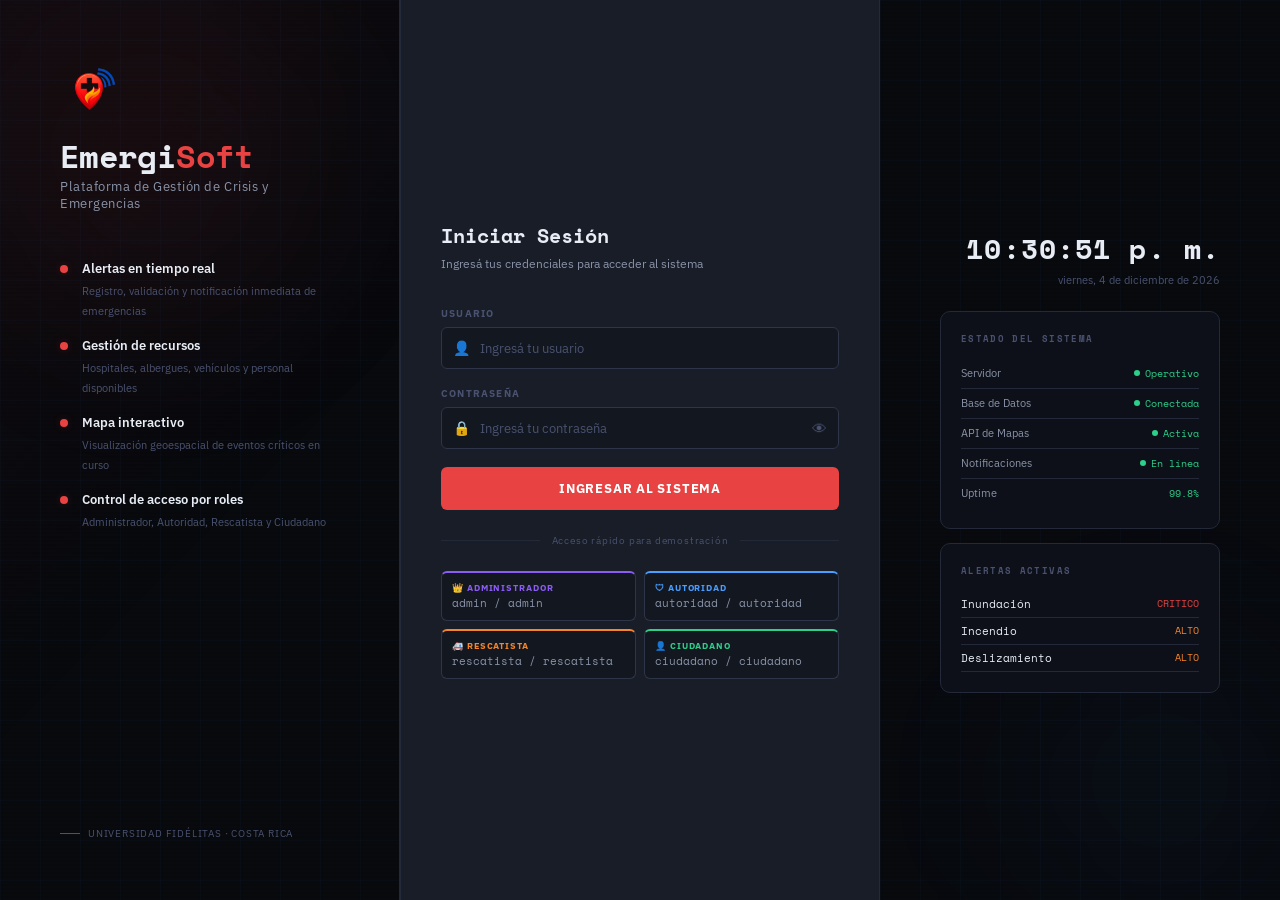
<file: login.html>
﻿<!DOCTYPE html>
<html lang="es">
<head>
  <meta charset="UTF-8"/>
  <meta name="viewport" content="width=device-width, initial-scale=1.0"/>
  <title>EmergiSoft — Iniciar Sesión</title>
  <link rel="icon" type="image/x-icon" href="img/favicon.ico"/>
  <link rel="icon" type="image/png" sizes="16x16" href="img/favicon-16x16.png"/>
  <link rel="icon" type="image/png" sizes="32x32" href="img/favicon-32x32.png"/>
  <link rel="apple-touch-icon" sizes="180x180" href="img/apple-touch-icon.png"/>
  <link href="https://fonts.googleapis.com/css2?family=Space+Mono:wght@400;700&family=IBM+Plex+Sans:wght@300;400;500;600;700&display=swap" rel="stylesheet"/>
  <style>
    *, *::before, *::after { box-sizing: border-box; margin: 0; padding: 0; }

    :root {
      --bg: #080a0e;
      --bg2: #0d1018;
      --bg3: #131720;
      --card: #181d28;
      --border: #232938;
      --border2: #2e3548;
      --text: #e8ecf4;
      --text2: #8a93a8;
      --muted: #4a5270;
      --red: #e84242;
      --red-glow: rgba(232,66,66,0.18);
      --green: #2dd08a;
      --blue: #4a9eff;
    }

    html, body {
      height: 100%;
      font-family: 'IBM Plex Sans', sans-serif;
      background: var(--bg);
      color: var(--text);
      overflow: hidden;
    }

    /* ── GRID BACKGROUND ── */
    .bg-grid {
      position: fixed; inset: 0; z-index: 0;
      background-image:
        linear-gradient(rgba(74,158,255,0.03) 1px, transparent 1px),
        linear-gradient(90deg, rgba(74,158,255,0.03) 1px, transparent 1px);
      background-size: 40px 40px;
    }

    /* ── GLOW ORBS ── */
    .orb {
      position: fixed; border-radius: 50%;
      filter: blur(80px); pointer-events: none; z-index: 0;
    }
    .orb-1 {
      width: 500px; height: 500px;
      background: radial-gradient(circle, rgba(232,66,66,0.08) 0%, transparent 70%);
      top: -100px; left: -100px;
      animation: orbFloat 8s ease-in-out infinite;
    }
    .orb-2 {
      width: 400px; height: 400px;
      background: radial-gradient(circle, rgba(74,158,255,0.06) 0%, transparent 70%);
      bottom: -80px; right: -80px;
      animation: orbFloat 10s ease-in-out infinite reverse;
    }

    @keyframes orbFloat {
      0%, 100% { transform: translate(0,0); }
      50% { transform: translate(20px, 20px); }
    }

    /* ── SCAN LINE ── */
    .scanline {
      position: fixed; inset: 0; z-index: 1; pointer-events: none;
      background: repeating-linear-gradient(
        0deg,
        transparent,
        transparent 2px,
        rgba(0,0,0,0.03) 2px,
        rgba(0,0,0,0.03) 4px
      );
    }

    /* ── LAYOUT ── */
    .page {
      position: relative; z-index: 2;
      height: 100vh;
      display: grid;
      grid-template-columns: 1fr 480px 1fr;
      grid-template-rows: 1fr;
      align-items: center;
    }

    /* ── LEFT PANEL ── */
    .left-panel {
      grid-column: 1;
      padding: 60px;
      display: flex; flex-direction: column; justify-content: center;
      height: 100%;
      border-right: 1px solid var(--border);
      background: linear-gradient(135deg, rgba(232,66,66,0.04) 0%, transparent 60%);
    }

    .brand-icon {
      width: 56px; height: 56px;
      border-radius: 12px;
      display: flex; align-items: center; justify-content: center;
      margin-bottom: 24px;
      overflow: hidden;
      animation: iconPulse 3s ease-in-out infinite;
    }
    .brand-icon img {
      width: 100%; height: 100%;
      object-fit: contain;
      display: block;
    }

    @keyframes iconPulse {
      0%, 100% { box-shadow: 0 0 20px var(--red-glow); }
      50% { box-shadow: 0 0 40px rgba(232,66,66,0.3); }
    }

    .brand-name {
      font-family: 'Space Mono', monospace;
      font-size: 32px; font-weight: 700;
      color: var(--text);
      letter-spacing: -0.02em;
      line-height: 1;
      margin-bottom: 6px;
    }

    .brand-name span { color: var(--red); }

    .brand-tagline {
      font-size: 13px; color: var(--text2);
      margin-bottom: 48px;
      letter-spacing: 0.04em;
    }

    .feature-list { display: flex; flex-direction: column; gap: 18px; }

    .feature-item {
      display: flex; align-items: flex-start; gap: 14px;
      animation: fadeSlideUp 0.6s ease both;
    }

    .feature-item:nth-child(1) { animation-delay: 0.1s; }
    .feature-item:nth-child(2) { animation-delay: 0.2s; }
    .feature-item:nth-child(3) { animation-delay: 0.3s; }
    .feature-item:nth-child(4) { animation-delay: 0.4s; }

    @keyframes fadeSlideUp {
      from { opacity: 0; transform: translateY(12px); }
      to { opacity: 1; transform: translateY(0); }
    }

    .feature-dot {
      width: 8px; height: 8px; border-radius: 50%;
      background: var(--red); flex-shrink: 0;
      margin-top: 5px;
      box-shadow: 0 0 8px var(--red-glow);
    }

    .feature-text strong {
      display: block; font-size: 13px; font-weight: 600;
      color: var(--text); margin-bottom: 2px;
    }

    .feature-text span {
      font-size: 11px; color: var(--muted);
    }

    .bottom-badge {
      margin-top: auto; padding-top: 40px;
      display: flex; align-items: center; gap: 8px;
      font-size: 10px; color: var(--muted);
      letter-spacing: 0.08em; text-transform: uppercase;
    }

    .bottom-badge::before {
      content: '';
      width: 20px; height: 1px;
      background: var(--muted);
    }

    /* ── LOGIN CARD ── */
    .login-panel {
      grid-column: 2;
      padding: 48px 40px;
      background: var(--card);
      border-left: 1px solid var(--border);
      border-right: 1px solid var(--border);
      height: 100vh;
      display: flex; flex-direction: column; justify-content: center;
      animation: fadeIn 0.5s ease;
    }

    @keyframes fadeIn {
      from { opacity: 0; transform: translateY(10px); }
      to { opacity: 1; transform: translateY(0); }
    }

    .login-header { margin-bottom: 36px; }

    .login-title {
      font-family: 'Space Mono', monospace;
      font-size: 20px; font-weight: 700;
      color: var(--text);
      margin-bottom: 6px;
    }

    .login-subtitle {
      font-size: 12px; color: var(--text2);
    }

    .form-group { margin-bottom: 18px; }

    .form-label {
      display: block;
      font-size: 10px; font-weight: 700;
      color: var(--muted);
      letter-spacing: 0.12em; text-transform: uppercase;
      margin-bottom: 7px;
    }

    .input-wrap { position: relative; }

    .input-icon {
      position: absolute; left: 12px; top: 50%;
      transform: translateY(-50%);
      font-size: 14px; pointer-events: none;
      color: var(--muted);
    }

    .form-input {
      width: 100%;
      background: var(--bg3);
      border: 1px solid var(--border2);
      border-radius: 6px;
      padding: 11px 12px 11px 38px;
      color: var(--text);
      font-size: 14px;
      font-family: 'IBM Plex Sans', sans-serif;
      outline: none;
      transition: border-color 0.15s, box-shadow 0.15s;
    }

    .form-input:focus {
      border-color: var(--red);
      box-shadow: 0 0 0 3px rgba(232,66,66,0.12);
    }

    .form-input::placeholder { color: var(--muted); font-size: 13px; }

    .pass-toggle {
      position: absolute; right: 12px; top: 50%;
      transform: translateY(-50%);
      background: none; border: none; cursor: pointer;
      color: var(--muted); font-size: 15px; padding: 0;
    }
    .pass-toggle:hover { color: var(--text2); }

    /* Error */
    .error-msg {
      display: none;
      background: rgba(232,66,66,0.1);
      border: 1px solid rgba(232,66,66,0.3);
      border-radius: 6px;
      padding: 10px 14px;
      font-size: 12px; color: var(--red);
      margin-bottom: 16px;
      align-items: center; gap: 8px;
    }
    .error-msg.show { display: flex; }

    /* Submit btn */
    .btn-login {
      width: 100%;
      padding: 13px;
      background: var(--red);
      border: none; border-radius: 6px;
      color: #fff;
      font-size: 13px; font-weight: 700;
      font-family: 'IBM Plex Sans', sans-serif;
      cursor: pointer;
      letter-spacing: 0.06em; text-transform: uppercase;
      transition: all 0.15s;
      position: relative; overflow: hidden;
    }

    .btn-login:hover {
      background: #d03535;
      box-shadow: 0 0 20px rgba(232,66,66,0.35);
    }

    .btn-login:active { transform: scale(0.99); }

    .btn-login.loading { pointer-events: none; opacity: 0.7; }

    /* Divider */
    .divider {
      display: flex; align-items: center; gap: 12px;
      margin: 24px 0;
    }
    .divider::before, .divider::after {
      content: ''; flex: 1; height: 1px; background: var(--border);
    }
    .divider span { font-size: 10px; color: var(--muted); letter-spacing: 0.08em; white-space: nowrap; }

    /* Quick access */
    .quick-access {
      display: grid; grid-template-columns: 1fr 1fr; gap: 8px;
    }

    .quick-btn {
      padding: 9px 10px;
      background: var(--bg3);
      border: 1px solid var(--border2);
      border-radius: 6px;
      cursor: pointer;
      transition: all 0.15s;
      text-align: left;
      font-family: 'IBM Plex Sans', sans-serif;
    }

    .quick-btn:hover {
      border-color: var(--border2);
      background: rgba(255,255,255,0.04);
      transform: translateY(-1px);
    }

    .quick-btn .q-role {
      font-size: 9px; font-weight: 700;
      letter-spacing: 0.1em; text-transform: uppercase;
      margin-bottom: 2px;
    }

    .quick-btn .q-user {
      font-size: 11px; color: var(--text2);
      font-family: 'Space Mono', monospace;
    }

    /* Right panel */
    .right-panel {
      grid-column: 3;
      padding: 60px;
      display: flex; flex-direction: column;
      height: 100%;
      justify-content: center;
      align-items: flex-end;
    }

    .status-board {
      background: var(--bg2);
      border: 1px solid var(--border);
      border-radius: 10px;
      padding: 20px;
      width: 100%; max-width: 280px;
    }

    .status-board-title {
      font-family: 'Space Mono', monospace;
      font-size: 9px; font-weight: 700;
      color: var(--muted);
      letter-spacing: 0.15em; text-transform: uppercase;
      margin-bottom: 14px;
    }

    .status-row {
      display: flex; justify-content: space-between; align-items: center;
      padding: 7px 0;
      border-bottom: 1px solid var(--border);
      font-size: 11px;
    }
    .status-row:last-child { border-bottom: none; }
    .status-row .s-label { color: var(--text2); }
    .status-row .s-val {
      display: flex; align-items: center; gap: 5px;
      color: var(--green); font-family: 'Space Mono', monospace; font-size: 10px;
    }
    .s-dot { width: 6px; height: 6px; border-radius: 50%; background: var(--green); }

    .system-time {
      font-family: 'Space Mono', monospace;
      font-size: 28px; font-weight: 700;
      color: var(--text);
      margin-top: 20px;
      letter-spacing: 0.04em;
    }

    .system-date {
      font-size: 11px; color: var(--muted);
      margin-top: 4px;
    }

    /* Responsive */
    @media (max-width: 1100px) {
      .page { grid-template-columns: 1fr 440px; }
      .left-panel { display: none; }
      .login-panel { grid-column: 1; }
      .right-panel { display: none; }
    }

    @media (max-width: 600px) {
      .page { grid-template-columns: 1fr; }
      .login-panel { padding: 32px 24px; }
    }
  </style>
</head>
<body>

<div class="bg-grid"></div>
<div class="orb orb-1"></div>
<div class="orb orb-2"></div>
<div class="scanline"></div>

<div class="page">

  <!-- ─── PANEL IZQUIERDO ─── -->
  <div class="left-panel">
    <div class="brand-icon"><img src="img/android-chrome-192x192.png" alt="EmergiSoft"/></div>
    <div class="brand-name">Emergi<span>Soft</span></div>
    <div class="brand-tagline">Plataforma de Gestión de Crisis y Emergencias</div>

    <div class="feature-list">
      <div class="feature-item">
        <div class="feature-dot"></div>
        <div class="feature-text">
          <strong>Alertas en tiempo real</strong>
          <span>Registro, validación y notificación inmediata de emergencias</span>
        </div>
      </div>
      <div class="feature-item">
        <div class="feature-dot"></div>
        <div class="feature-text">
          <strong>Gestión de recursos</strong>
          <span>Hospitales, albergues, vehículos y personal disponibles</span>
        </div>
      </div>
      <div class="feature-item">
        <div class="feature-dot"></div>
        <div class="feature-text">
          <strong>Mapa interactivo</strong>
          <span>Visualización geoespacial de eventos críticos en curso</span>
        </div>
      </div>
      <div class="feature-item">
        <div class="feature-dot"></div>
        <div class="feature-text">
          <strong>Control de acceso por roles</strong>
          <span>Administrador, Autoridad, Rescatista y Ciudadano</span>
        </div>
      </div>
    </div>

    <div class="bottom-badge">Universidad Fidélitas · Costa Rica</div>
  </div>

  <!-- ─── PANEL LOGIN ─── -->
  <div class="login-panel">
    <div class="login-header">
      <div class="login-title">Iniciar Sesión</div>
      <div class="login-subtitle">Ingresá tus credenciales para acceder al sistema</div>
    </div>

    <div class="error-msg" id="errorMsg">
      <span>⚠</span>
      <span id="errorText">Usuario o contraseña incorrectos.</span>
    </div>

    <div class="form-group">
      <label class="form-label">Usuario</label>
      <div class="input-wrap">
        <span class="input-icon">👤</span>
        <input type="text" class="form-input" id="inputUsuario"
               placeholder="Ingresá tu usuario" autocomplete="username"/>
      </div>
    </div>

    <div class="form-group">
      <label class="form-label">Contraseña</label>
      <div class="input-wrap">
        <span class="input-icon">🔒</span>
        <input type="password" class="form-input" id="inputPassword"
               placeholder="Ingresá tu contraseña" autocomplete="current-password"/>
        <button class="pass-toggle" id="passToggle" tabindex="-1">👁</button>
      </div>
    </div>

    <button class="btn-login" id="btnLogin">Ingresar al Sistema</button>

    <div class="divider"><span>Acceso rápido para demostración</span></div>

    <div class="quick-access">
      <button class="quick-btn" onclick="quickLogin('admin','admin')" style="border-top:2px solid #8b5cf6">
        <div class="q-role" style="color:#8b5cf6">👑 Administrador</div>
        <div class="q-user">admin / admin</div>
      </button>
      <button class="quick-btn" onclick="quickLogin('autoridad','autoridad')" style="border-top:2px solid #4a9eff">
        <div class="q-role" style="color:#4a9eff">🛡 Autoridad</div>
        <div class="q-user">autoridad / autoridad</div>
      </button>
      <button class="quick-btn" onclick="quickLogin('rescatista','rescatista')" style="border-top:2px solid #f5852a">
        <div class="q-role" style="color:#f5852a">🚑 Rescatista</div>
        <div class="q-user">rescatista / rescatista</div>
      </button>
      <button class="quick-btn" onclick="quickLogin('ciudadano','ciudadano')" style="border-top:2px solid #2dd08a">
        <div class="q-role" style="color:#2dd08a">👤 Ciudadano</div>
        <div class="q-user">ciudadano / ciudadano</div>
      </button>
    </div>
  </div>

  <!-- ─── PANEL DERECHO ─── -->
  <div class="right-panel">
    <div class="system-time" id="clock">00:00:00</div>
    <div class="system-date" id="clockDate">—</div>

    <div class="status-board" style="margin-top:24px">
      <div class="status-board-title">Estado del Sistema</div>
      <div class="status-row">
        <span class="s-label">Servidor</span>
        <span class="s-val"><div class="s-dot"></div>Operativo</span>
      </div>
      <div class="status-row">
        <span class="s-label">Base de Datos</span>
        <span class="s-val"><div class="s-dot"></div>Conectada</span>
      </div>
      <div class="status-row">
        <span class="s-label">API de Mapas</span>
        <span class="s-val"><div class="s-dot"></div>Activa</span>
      </div>
      <div class="status-row">
        <span class="s-label">Notificaciones</span>
        <span class="s-val"><div class="s-dot"></div>En línea</span>
      </div>
      <div class="status-row">
        <span class="s-label">Uptime</span>
        <span class="s-val">99.8%</span>
      </div>
    </div>

    <div class="status-board" style="margin-top:14px; max-width:280px; width:100%">
      <div class="status-board-title">Alertas Activas</div>
      <div id="sideAlerts" style="font-size:12px;color:#8a93a8;font-family:'Space Mono',monospace">Cargando...</div>
    </div>
  </div>

</div>

<script>
  // ── CLOCK ──
  function updateClock() {
    const now = new Date();
    document.getElementById('clock').textContent =
      now.toLocaleTimeString('es-CR', {hour:'2-digit',minute:'2-digit',second:'2-digit'});
    document.getElementById('clockDate').textContent =
      now.toLocaleDateString('es-CR', {weekday:'long', day:'numeric', month:'long', year:'numeric'});
  }
  updateClock();
  setInterval(updateClock, 1000);

  // ── ALERTS PREVIEW ──
  try {
    const alertas = JSON.parse(localStorage.getItem('emergisoft_alertas') || '[]');
    const activas = alertas.filter(a => a.estado === 'activa');
    const el = document.getElementById('sideAlerts');
    if (activas.length) {
      el.innerHTML = activas.slice(0,3).map(a =>
        `<div style="padding:5px 0;border-bottom:1px solid #232938;display:flex;justify-content:space-between;align-items:center">
          <span style="color:#e8ecf4;font-size:11px">${a.tipo}</span>
          <span style="font-size:10px;color:${a.gravedad==='critico'?'#e84242':a.gravedad==='alto'?'#f5852a':'#f0c040'}">${a.gravedad.toUpperCase()}</span>
        </div>`
      ).join('') + (activas.length > 3 ? `<div style="font-size:10px;color:#4a5270;margin-top:6px">+${activas.length-3} más...</div>` : '');
    } else {
      el.textContent = 'Sin alertas activas';
    }
  } catch(e) {
    document.getElementById('sideAlerts').textContent = 'Sin datos';
  }

  // ── USUARIOS DEFINIDOS ──
  const USERS = [
    { usuario: 'admin',      password: 'admin',      nombre: 'María Solano',   rol: 'administrador' },
    { usuario: 'autoridad',  password: 'autoridad',  nombre: 'Carlos Jiménez', rol: 'autoridad' },
    { usuario: 'rescatista', password: 'rescatista', nombre: 'Ana Torres',     rol: 'rescatista' },
    { usuario: 'ciudadano',  password: 'ciudadano',  nombre: 'Luis Mora',      rol: 'ciudadano' },
  ];

  function doLogin(usuario, password) {
    const user = USERS.find(u => u.usuario === usuario && u.password === password);
    if (!user) return false;
    sessionStorage.setItem('emergisoft_session', JSON.stringify({
      ...user, loginAt: new Date().toISOString()
    }));
    return true;
  }

  function quickLogin(u, p) {
    document.getElementById('inputUsuario').value = u;
    document.getElementById('inputPassword').value = p;
    setTimeout(() => submitLogin(), 150);
  }

  function submitLogin() {
    const u = document.getElementById('inputUsuario').value.trim();
    const p = document.getElementById('inputPassword').value;
    const btn = document.getElementById('btnLogin');
    const err = document.getElementById('errorMsg');

    if (!u || !p) {
      err.classList.add('show');
      document.getElementById('errorText').textContent = 'Completá usuario y contraseña.';
      return;
    }

    btn.classList.add('loading');
    btn.textContent = 'Verificando...';

    setTimeout(() => {
      if (doLogin(u, p)) {
        btn.textContent = '✓ Acceso concedido';
        btn.style.background = '#2dd08a';
        setTimeout(() => { window.location.href = 'index.html'; }, 600);
      } else {
        err.classList.add('show');
        document.getElementById('errorText').textContent = 'Usuario o contraseña incorrectos.';
        btn.classList.remove('loading');
        btn.textContent = 'Ingresar al Sistema';
        btn.style.background = '';
        document.getElementById('inputPassword').value = '';
        document.getElementById('inputPassword').focus();
      }
    }, 500);
  }

  // ── EVENTS ──
  document.getElementById('btnLogin').addEventListener('click', submitLogin);

  ['inputUsuario','inputPassword'].forEach(id => {
    document.getElementById(id).addEventListener('keydown', e => {
      if (e.key === 'Enter') submitLogin();
      document.getElementById('errorMsg').classList.remove('show');
    });
  });

  document.getElementById('passToggle').addEventListener('click', () => {
    const input = document.getElementById('inputPassword');
    input.type = input.type === 'password' ? 'text' : 'password';
  });

  // ── Si ya hay sesión, redirigir directo ──
  if (sessionStorage.getItem('emergisoft_session')) {
    window.location.href = 'index.html';
  }
</script>
</body>
</html>
</file>
